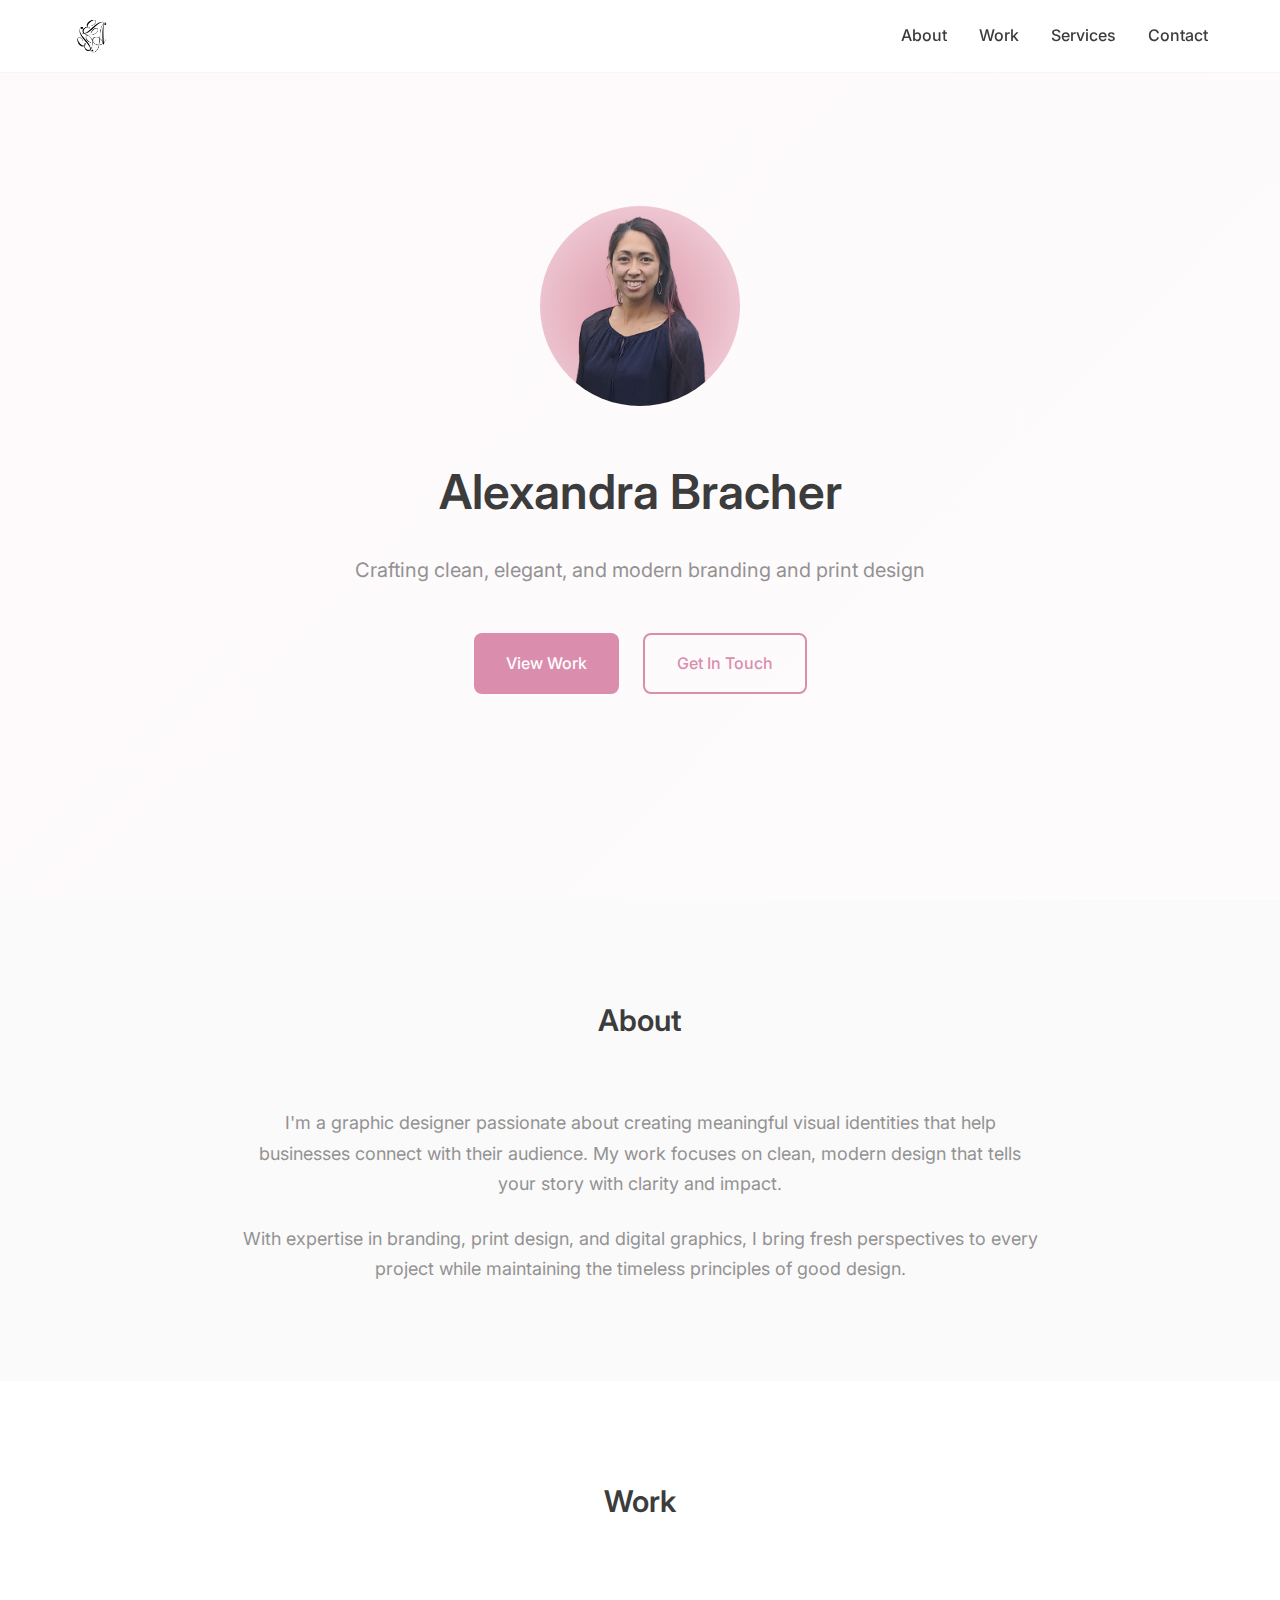
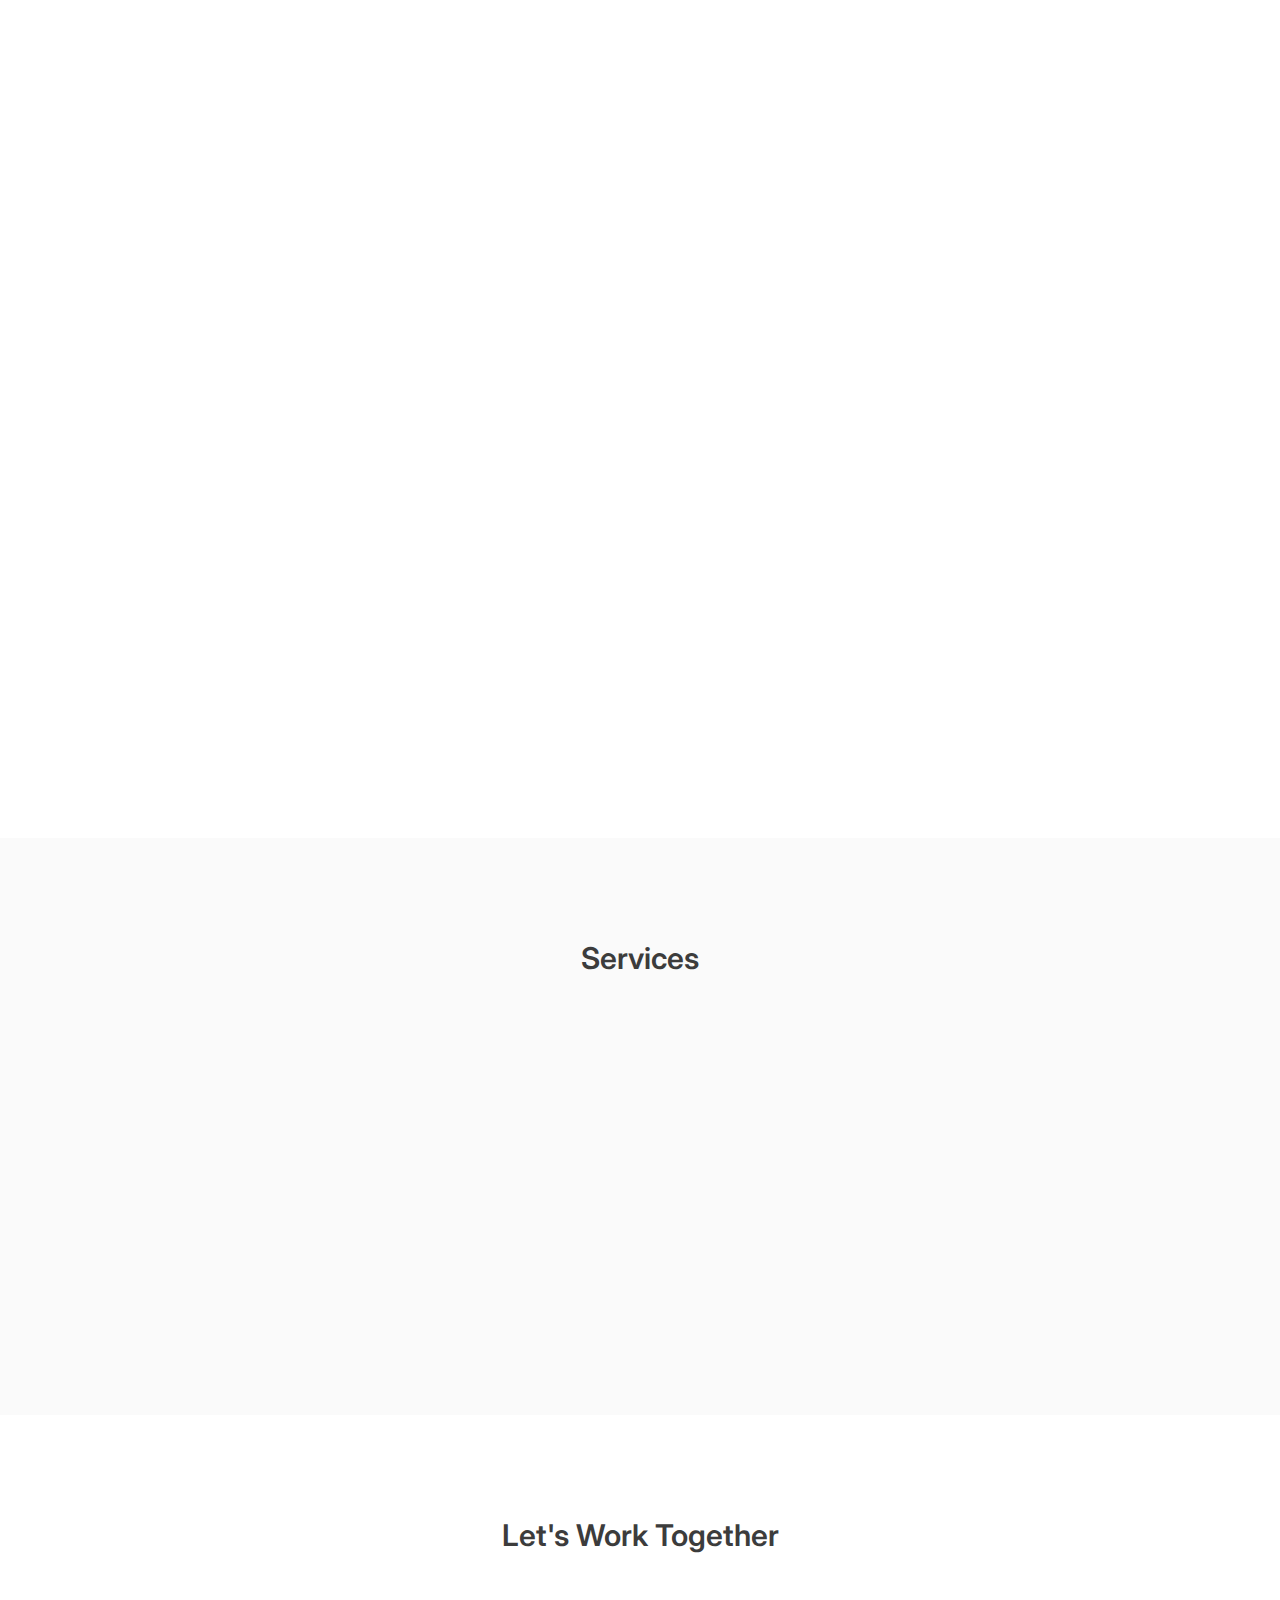
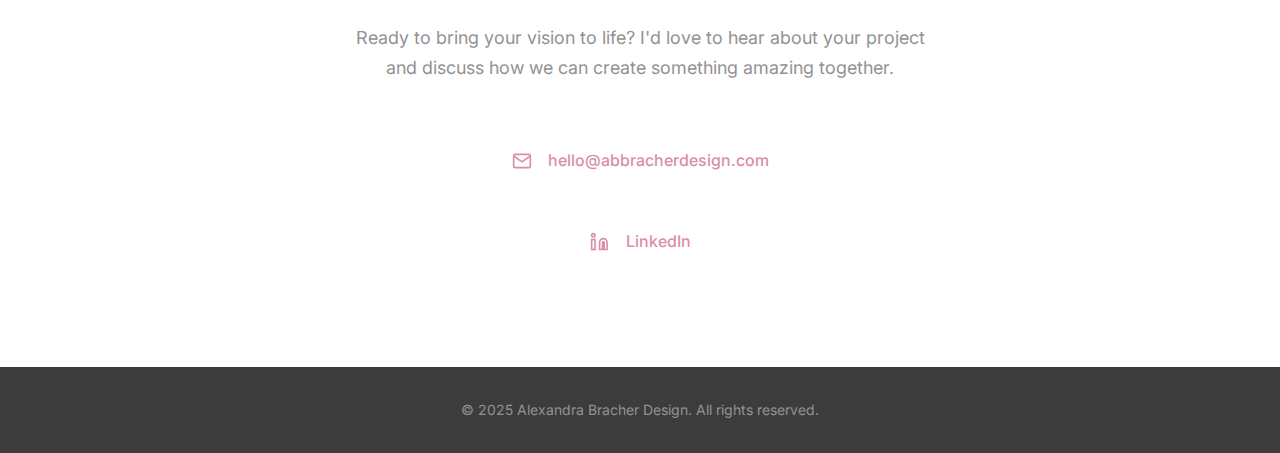
<file: index.html>
<!DOCTYPE html>
<html lang="en">
<head>
    <meta charset="UTF-8">
    <meta name="viewport" content="width=device-width, initial-scale=1.0">
    <title>Alexandra Bracher Design</title>
    <link rel="stylesheet" href="styles.css">
    <link rel="preconnect" href="https://fonts.googleapis.com">
    <link rel="preconnect" href="https://fonts.gstatic.com" crossorigin>
    <link href="https://fonts.googleapis.com/css2?family=Inter:wght@300;400;500;600&display=swap" rel="stylesheet">
</head>
<body>
    <header class="header">
        <nav class="nav">
            <div class="nav-brand">
                <a href="#home">
                    <img src="images/ABB-Monogram-250.png" alt="Alexandra Bracher Design" class="nav-logo">
                </a>
            </div>
            <ul class="nav-links">
                <li><a href="#about">About</a></li>
                <li><a href="#work">Work</a></li>
                <li><a href="#services">Services</a></li>
                <li><a href="#contact">Contact</a></li>
            </ul>
            <button class="nav-toggle" aria-label="Toggle menu">
                <span></span>
                <span></span>
                <span></span>
            </button>
        </nav>
    </header>

    <main>
        <section id="home" class="hero">
            <div class="hero-content">
                <div class="hero-image">
                    <img src="images/ABB LinkedIn Pic.jpg" alt="Alexandra Bracher" class="profile-image">
                </div>
                <h1 class="hero-title">Alexandra Bracher</h1>
                <p class="hero-subtitle">Crafting clean, elegant, and modern branding and print design</p>
                <div class="hero-cta">
                    <a href="#work" class="btn btn-primary">View Work</a>
                    <a href="#contact" class="btn btn-secondary">Get In Touch</a>
                </div>
            </div>
        </section>

        <section id="about" class="about">
            <div class="container">
                <h2>About</h2>
                <div class="about-content">
                    <p>I'm a graphic designer passionate about creating meaningful visual identities that help businesses connect with their audience. My work focuses on clean, modern design that tells your story with clarity and impact.</p>
                    <p>With expertise in branding, print design, and digital graphics, I bring fresh perspectives to every project while maintaining the timeless principles of good design.</p>
                </div>
            </div>
        </section>

        <section id="work" class="work">
            <div class="container">
                <h2>Work</h2>
                <div class="work-grid">
                    <a class="work-item" href="case-study.html?project=palate">
                        <div class="work-image">
                            <div class="image-placeholder" data-project="palate"></div>
                        </div>
                        <div class="work-info">
                            <h3>Palate Logo Design</h3>
                            <p>Branding & Identity</p>
                        </div>
                    </a>
                    
                    <a class="work-item" href="case-study.html?project=bar-kada">
                        <div class="work-image">
                            <img src="images/Bar-kada Business Card.jpg" alt="Bar-Kada Hospitality" class="work-image-img">
                        </div>
                        <div class="work-info">
                            <h3>Bar-Kada Hospitality</h3>
                            <p>Logo Design</p>
                        </div>
                    </a>
                    
                    <a class="work-item" href="case-study.html?project=revitalize">
                        <div class="work-image">
                            <img src="images/RIVS Visual Brand.jpg" alt="Revitalize IV Solutions" class="work-image-img">
                        </div>
                        <div class="work-info">
                            <h3>Revitalize IV Solutions</h3>
                            <p>Logo Design</p>
                        </div>
                    </a>
                    
                    <a class="work-item" href="case-study.html?project=food-fuel">
                        <div class="work-image">
                            <div class="image-placeholder" data-project="food-fuel"></div>
                        </div>
                        <div class="work-info">
                            <h3>Food For Fuel</h3>
                            <p>Logo Redesign</p>
                        </div>
                    </a>
                    
                    <a class="work-item" href="case-study.html?project=magazine">
                        <div class="work-image">
                            <div class="image-placeholder" data-project="magazine"></div>
                        </div>
                        <div class="work-info">
                            <h3>Magazine Samples</h3>
                            <p>Print Design</p>
                        </div>
                    </a>
                    
                    <a class="work-item" href="case-study.html?project=more">
                        <div class="work-image">
                            <img src="images/Just Peachy Quick Brand Set.jpg" alt="View More Work" class="work-image-img">
                        </div>
                        <div class="work-info">
                            <h3>View More Work</h3>
                            <p>Portfolio Collection</p>
                        </div>
                    </a>
                </div>
            </div>
        </section>

        <section id="services" class="services">
            <div class="container">
                <h2>Services</h2>
                <div class="services-grid">
                    <div class="service-item">
                        <div class="service-icon">
                            <svg width="24" height="24" viewBox="0 0 24 24" fill="none" xmlns="http://www.w3.org/2000/svg">
                                <path d="M12 2L2 7L12 12L22 7L12 2Z" stroke="currentColor" stroke-width="2" stroke-linejoin="round"/>
                                <path d="M2 17L12 22L22 17" stroke="currentColor" stroke-width="2" stroke-linejoin="round"/>
                                <path d="M2 12L12 17L22 12" stroke="currentColor" stroke-width="2" stroke-linejoin="round"/>
                            </svg>
                        </div>
                        <h3>Brand Identity</h3>
                        <p>Complete visual identity systems including logos, color palettes, and brand guidelines.</p>
                    </div>
                    
                    <div class="service-item">
                        <div class="service-icon">
                            <svg width="24" height="24" viewBox="0 0 24 24" fill="none" xmlns="http://www.w3.org/2000/svg">
                                <rect x="3" y="3" width="18" height="18" rx="2" stroke="currentColor" stroke-width="2"/>
                                <path d="M9 9H15V15H9V9Z" stroke="currentColor" stroke-width="2"/>
                            </svg>
                        </div>
                        <h3>Print Design</h3>
                        <p>Business cards, brochures, packaging, and other print materials that make an impact.</p>
                    </div>
                    
                    <div class="service-item">
                        <div class="service-icon">
                            <svg width="24" height="24" viewBox="0 0 24 24" fill="none" xmlns="http://www.w3.org/2000/svg">
                                <rect x="2" y="3" width="20" height="14" rx="2" stroke="currentColor" stroke-width="2"/>
                                <line x1="8" y1="21" x2="16" y2="21" stroke="currentColor" stroke-width="2"/>
                                <line x1="12" y1="17" x2="12" y2="21" stroke="currentColor" stroke-width="2"/>
                            </svg>
                        </div>
                        <h3>Digital Graphics</h3>
                        <p>Web graphics, social media assets, and digital marketing materials.</p>
                    </div>
                </div>
            </div>
        </section>

        <section id="contact" class="contact">
            <div class="container">
                <h2>Let's Work Together</h2>
                <div class="contact-content">
                    <p>Ready to bring your vision to life? I'd love to hear about your project and discuss how we can create something amazing together.</p>
                    
                    <div class="contact-links">
                        <a href="mailto:hello@abbracherdesign.com" class="contact-link">
                            <svg width="20" height="20" viewBox="0 0 24 24" fill="none" xmlns="http://www.w3.org/2000/svg">
                                <path d="M4 4H20C21.1 4 22 4.9 22 6V18C22 19.1 21.1 20 20 20H4C2.9 20 2 19.1 2 18V6C2 4.9 2.9 4 4 4Z" stroke="currentColor" stroke-width="2"/>
                                <polyline points="22,6 12,13 2,6" stroke="currentColor" stroke-width="2"/>
                            </svg>
                            hello@abbracherdesign.com
                        </a>
                        
                        <a href="https://linkedin.com/in/alexandra-bracher" target="_blank" class="contact-link">
                            <svg width="20" height="20" viewBox="0 0 24 24" fill="none" xmlns="http://www.w3.org/2000/svg">
                                <path d="M16 8C18.5 8 20.5 10 20.5 12.5V21H17V12.5C17 11.95 16.55 11.5 16 11.5C15.45 11.5 15 11.95 15 12.5V21H11.5V12.5C11.5 10 13.5 8 16 8Z" stroke="currentColor" stroke-width="2"/>
                                <rect x="2" y="9" width="4" height="12" stroke="currentColor" stroke-width="2"/>
                                <circle cx="4" cy="4" r="2" stroke="currentColor" stroke-width="2"/>
                            </svg>
                            LinkedIn
                        </a>
                    </div>
                </div>
            </div>
        </section>
    </main>

    <footer class="footer">
        <div class="container">
            <p>&copy; 2025 Alexandra Bracher Design. All rights reserved.</p>
        </div>
    </footer>
     <script src="script.js"></script>
</body>
</html>
</file>
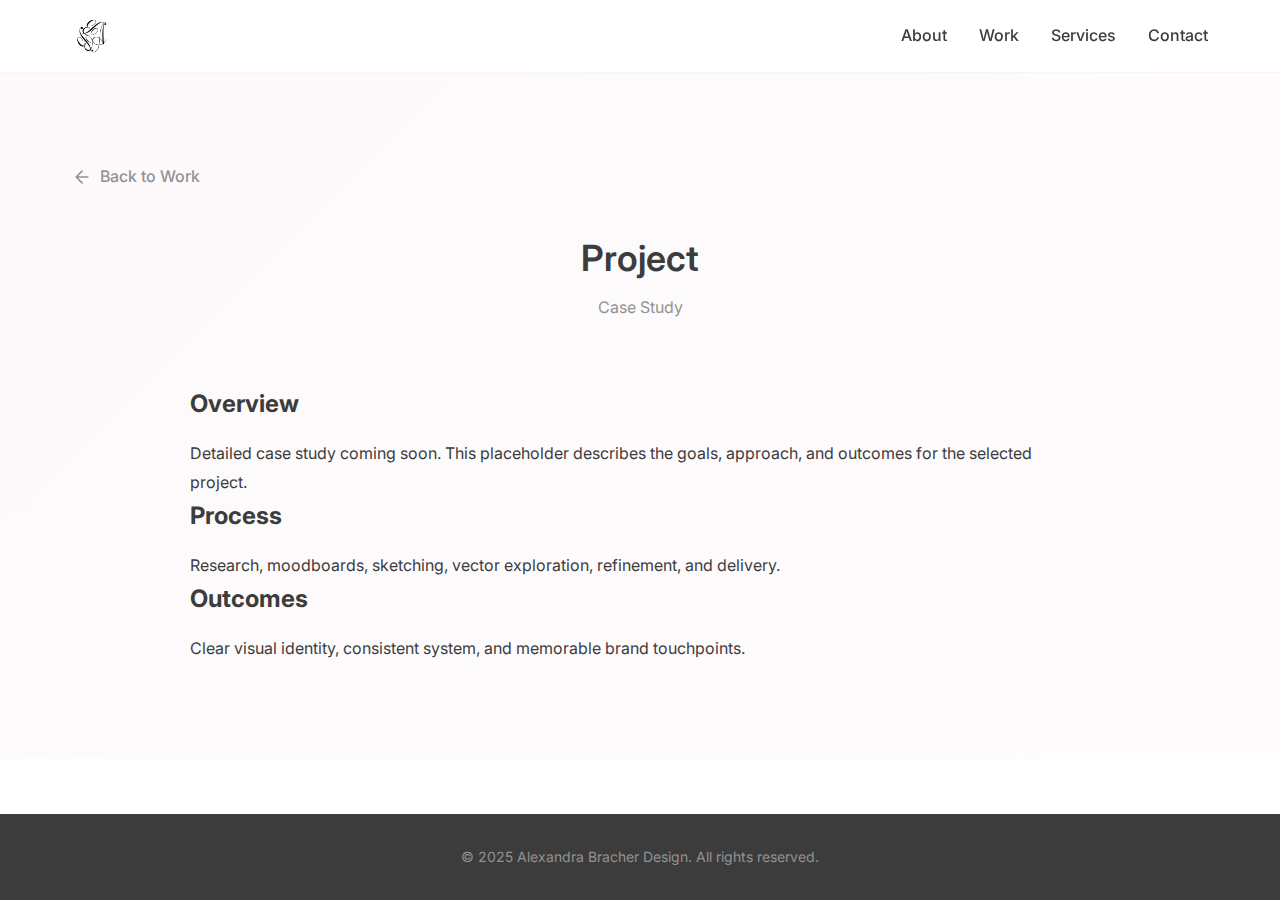
<file: case-study.html>
<!DOCTYPE html>
<html lang="en">
<head>
  <meta charset="UTF-8" />
  <meta name="viewport" content="width=device-width, initial-scale=1.0" />
  <title>Case Study • Alexandra Bracher Design</title>
  <link rel="stylesheet" href="styles.css" />
  <link rel="preconnect" href="https://fonts.googleapis.com">
  <link rel="preconnect" href="https://fonts.gstatic.com" crossorigin>
  <link href="https://fonts.googleapis.com/css2?family=Inter:wght@300;400;500;600&display=swap" rel="stylesheet">
  <meta name="description" content="Project case study for Alexandra Bracher Design" />
  <style>
    /* Prevent FOUC on dynamic areas */
    [data-case-root] { visibility: hidden; }
    body.case-ready [data-case-root] { visibility: visible; }
  </style>
  <script>
    // Mark body when DOM is ready to avoid FOUC once styles are applied
    document.addEventListener('DOMContentLoaded', function() {
      document.body.classList.add('case-ready');
    });
  </script>
  <script defer src="script.js"></script>
</head>
<body>
  <header class="header">
    <nav class="nav">
      <div class="nav-brand">
        <a href="index.html#home">
          <img src="images/ABB-Monogram-250.png" alt="Alexandra Bracher Design" class="nav-logo">
        </a>
      </div>
      <ul class="nav-links">
        <li><a href="index.html#about">About</a></li>
        <li><a href="index.html#work">Work</a></li>
        <li><a href="index.html#services">Services</a></li>
        <li><a href="index.html#contact">Contact</a></li>
      </ul>
      <button class="nav-toggle" aria-label="Toggle menu">
        <span></span>
        <span></span>
        <span></span>
      </button>
    </nav>
  </header>

  <main data-case-root>
    <section class="case-hero">
      <div class="container">
        <div class="case-back">
          <a href="index.html#work" class="back-button">
            <svg width="20" height="20" viewBox="0 0 24 24" fill="none" xmlns="http://www.w3.org/2000/svg">
              <path d="M19 12H5M12 19L5 12L12 5" stroke="currentColor" stroke-width="2" stroke-linecap="round" stroke-linejoin="round"/>
            </svg>
            Back to Work
          </a>
        </div>
        <div class="case-header">
          <h1 class="case-title" data-case-title>Project</h1>
          <p class="case-subtitle" data-case-subtitle>Case Study</p>
        </div>
        <div class="case-media">
          <img data-case-image src="" alt="" />
        </div>
        <div class="case-body" data-case-body>
          <!-- Filled by script.js -->
        </div>
      </div>
    </section>
  </main>

  <footer class="footer">
    <div class="container">
      <p>&copy; 2025 Alexandra Bracher Design. All rights reserved.</p>
    </div>
  </footer>
</body>
</html>
</file>
<file: styles.css>
:root {
  --color-primary: #DB8dad;
  --color-secondary: #F1BDE3;
  --color-neutral-light: #939292;
  --color-neutral-dark: #3C3C3C;
  --color-accent: #F632D3;
  --color-white: #ffffff;
  --color-black: #000000;
  --color-bg-light: #fafafa;
  
  --font-family: 'Inter', -apple-system, BlinkMacSystemFont, 'Segoe UI', Roboto, sans-serif;
  --font-size-xs: 0.75rem;
  --font-size-sm: 0.875rem;
  --font-size-base: 1rem;
  --font-size-lg: 1.125rem;
  --font-size-xl: 1.25rem;
  --font-size-2xl: 1.5rem;
  --font-size-3xl: 1.875rem;
  --font-size-4xl: 2.25rem;
  --font-size-5xl: 3rem;
  
  --spacing-xs: 0.25rem;
  --spacing-sm: 0.5rem;
  --spacing-md: 1rem;
  --spacing-lg: 1.5rem;
  --spacing-xl: 2rem;
  --spacing-2xl: 3rem;
  --spacing-3xl: 4rem;
  --spacing-4xl: 6rem;
  
  --border-radius: 8px;
  --border-radius-lg: 12px;
  --border-radius-full: 9999px;
  
  --shadow-sm: 0 1px 2px 0 rgb(0 0 0 / 0.05);
  --shadow-md: 0 4px 6px -1px rgb(0 0 0 / 0.1), 0 2px 4px -2px rgb(0 0 0 / 0.1);
  --shadow-lg: 0 10px 15px -3px rgb(0 0 0 / 0.1), 0 4px 6px -4px rgb(0 0 0 / 0.1);
  
  --transition: all 0.3s cubic-bezier(0.4, 0, 0.2, 1);
}

* {
  box-sizing: border-box;
  margin: 0;
  padding: 0;
}

html {
  scroll-behavior: smooth;
}

body {
  font-family: var(--font-family);
  font-size: var(--font-size-base);
  line-height: 1.6;
  color: var(--color-neutral-dark);
  background-color: var(--color-white);
  min-height: 100vh;
  display: flex;
  flex-direction: column;
}

main {
  flex: 1 0 auto;
}

.container {
  max-width: 1200px;
  margin: 0 auto;
  padding: 0 var(--spacing-md);
}

/* Header & Navigation */
.header {
  position: fixed;
  top: 0;
  left: 0;
  right: 0;
  background-color: rgba(255, 255, 255, 0.95);
  backdrop-filter: blur(10px);
  border-bottom: 1px solid rgba(219, 141, 173, 0.1);
  z-index: 1000;
  transition: var(--transition);
}

.nav {
  display: flex;
  align-items: center;
  justify-content: space-between;
  padding: var(--spacing-md) var(--spacing-xl);
  max-width: 1200px;
  margin: 0 auto;
}

.nav-brand a {
  text-decoration: none;
  transition: var(--transition);
  display: flex;
  align-items: center;
}

.nav-logo {
  height: 40px;
  width: auto;
  transition: var(--transition);
}

.nav-brand a:hover .nav-logo {
  transform: scale(1.05);
}

.nav-links {
  display: flex;
  list-style: none;
  gap: var(--spacing-xl);
}

.nav-links a {
  text-decoration: none;
  color: var(--color-neutral-dark);
  font-weight: 500;
  transition: var(--transition);
  position: relative;
}

.nav-links a:hover {
  color: var(--color-primary);
}

.nav-links a::after {
  content: '';
  position: absolute;
  bottom: -4px;
  left: 0;
  width: 0;
  height: 2px;
  background-color: var(--color-primary);
  transition: var(--transition);
}

.nav-links a:hover::after {
  width: 100%;
}

.nav-toggle {
  display: none;
  flex-direction: column;
  background: none;
  border: none;
  cursor: pointer;
  padding: var(--spacing-sm);
}

.nav-toggle span {
  width: 25px;
  height: 3px;
  background-color: var(--color-neutral-dark);
  margin: 2px 0;
  transition: var(--transition);
}

/* Hero Section */
.hero {
  min-height: 100vh;
  display: flex;
  align-items: center;
  justify-content: center;
  background: linear-gradient(135deg, rgba(219, 141, 173, 0.05) 0%, rgba(241, 189, 227, 0.05) 100%);
  padding: var(--spacing-4xl) var(--spacing-md);
  text-align: center;
}

.hero-content {
  max-width: 800px;
}

.hero-image {
  margin-bottom: var(--spacing-2xl);
}

.profile-image {
  width: 200px;
  height: 200px;
  border-radius: var(--border-radius-full);
  margin: 0 auto;
  display: block;
  object-fit: cover;
  object-position: center;
}

.hero-title {
  font-size: var(--font-size-5xl);
  font-weight: 600;
  color: var(--color-neutral-dark);
  margin-bottom: var(--spacing-lg);
}

.hero-subtitle {
  font-size: var(--font-size-xl);
  color: var(--color-neutral-light);
  margin-bottom: var(--spacing-2xl);
  line-height: 1.5;
}

.hero-cta {
  display: flex;
  gap: var(--spacing-lg);
  justify-content: center;
  flex-wrap: wrap;
}

/* Buttons */
.btn {
  display: inline-flex;
  align-items: center;
  justify-content: center;
  padding: var(--spacing-md) var(--spacing-xl);
  border-radius: var(--border-radius);
  text-decoration: none;
  font-weight: 500;
  transition: var(--transition);
  cursor: pointer;
  border: none;
  font-size: var(--font-size-base);
}

.btn-primary {
  background-color: var(--color-primary);
  color: var(--color-white);
}

.btn-primary:hover {
  background-color: var(--color-accent);
  transform: translateY(-2px);
  box-shadow: var(--shadow-md);
}

.btn-secondary {
  background-color: transparent;
  color: var(--color-primary);
  border: 2px solid var(--color-primary);
}

.btn-secondary:hover {
  background-color: var(--color-primary);
  color: var(--color-white);
  transform: translateY(-2px);
  box-shadow: var(--shadow-md);
}

/* Sections */
section {
  padding: var(--spacing-4xl) 0;
}

section h2 {
  font-size: var(--font-size-3xl);
  font-weight: 600;
  text-align: center;
  margin-bottom: var(--spacing-3xl);
  color: var(--color-neutral-dark);
}

/* About Section */
.about {
  background-color: var(--color-bg-light);
}

.about-content {
  max-width: 800px;
  margin: 0 auto;
  text-align: center;
}

.about-content p {
  font-size: var(--font-size-lg);
  line-height: 1.7;
  color: var(--color-neutral-light);
  margin-bottom: var(--spacing-lg);
}

.about-content p:last-child {
  margin-bottom: 0;
}

/* Work Section */
.work-grid {
  display: grid;
  grid-template-columns: repeat(auto-fit, minmax(300px, 1fr));
  gap: var(--spacing-xl);
}

.work-item {
  background-color: var(--color-white);
  border-radius: var(--border-radius-lg);
  overflow: hidden;
  box-shadow: var(--shadow-sm);
  transition: var(--transition);
}

.work-item:hover {
  transform: translateY(-8px);
  box-shadow: var(--shadow-lg);
}

.work-image {
  height: 250px;
  overflow: hidden;
}

.work-image-img {
  width: 100%;
  height: 100%;
  object-fit: cover;
  object-position: center;
  display: block;
}

.image-placeholder {
  width: 100%;
  height: 100%;
  background: linear-gradient(135deg, var(--color-secondary), var(--color-primary));
  display: flex;
  align-items: center;
  justify-content: center;
  color: var(--color-white);
  font-size: var(--font-size-lg);
  font-weight: 500;
  position: relative;
}

.image-placeholder[data-project="palate"]::after {
  content: 'Palate Logo';
}

.image-placeholder[data-project="food-fuel"]::after {
  content: 'Food For Fuel';
}

.image-placeholder[data-project="magazine"]::after {
  content: 'Magazine';
}

.work-info {
  padding: var(--spacing-lg);
}

.work-info h3 {
  font-size: var(--font-size-xl);
  font-weight: 600;
  color: var(--color-neutral-dark);
  margin-bottom: var(--spacing-sm);
}

.work-info p {
  color: var(--color-neutral-light);
  font-size: var(--font-size-sm);
}

/* Services Section */
.services {
  background-color: var(--color-bg-light);
}

.services-grid {
  display: grid;
  grid-template-columns: repeat(auto-fit, minmax(280px, 1fr));
  gap: var(--spacing-xl);
}

.service-item {
  text-align: center;
  padding: var(--spacing-xl);
  background-color: var(--color-white);
  border-radius: var(--border-radius-lg);
  box-shadow: var(--shadow-sm);
  transition: var(--transition);
}

.service-item:hover {
  transform: translateY(-4px);
  box-shadow: var(--shadow-md);
}

.service-icon {
  width: 60px;
  height: 60px;
  margin: 0 auto var(--spacing-lg);
  background: linear-gradient(135deg, var(--color-primary), var(--color-accent));
  border-radius: var(--border-radius);
  display: flex;
  align-items: center;
  justify-content: center;
  color: var(--color-white);
}

.service-item h3 {
  font-size: var(--font-size-xl);
  font-weight: 600;
  color: var(--color-neutral-dark);
  margin-bottom: var(--spacing-md);
}

.service-item p {
  color: var(--color-neutral-light);
  line-height: 1.6;
}

/* Contact Section */
.contact {
  text-align: center;
}

.contact-content {
  max-width: 600px;
  margin: 0 auto;
}

.contact-content > p {
  font-size: var(--font-size-lg);
  color: var(--color-neutral-light);
  margin-bottom: var(--spacing-2xl);
  line-height: 1.7;
}

.contact-links {
  display: flex;
  flex-direction: column;
  gap: var(--spacing-lg);
  align-items: center;
}

.contact-link {
  display: inline-flex;
  align-items: center;
  gap: var(--spacing-md);
  color: var(--color-primary);
  text-decoration: none;
  font-weight: 500;
  padding: var(--spacing-md) var(--spacing-lg);
  border-radius: var(--border-radius);
  transition: var(--transition);
}

.contact-link:hover {
  background-color: rgba(219, 141, 173, 0.1);
  transform: translateY(-2px);
}

/* Footer */
.footer {
  background-color: var(--color-neutral-dark);
  color: var(--color-neutral-light);
  text-align: center;
  padding: var(--spacing-xl) 0;
}

.footer p {
  font-size: var(--font-size-sm);
}

/* Case Study Page */
.case-hero {
  padding-top: calc(var(--spacing-4xl) + 60px);
  background: linear-gradient(135deg, rgba(219, 141, 173, 0.05) 0%, rgba(241, 189, 227, 0.05) 100%);
}

.case-back {
  margin-bottom: var(--spacing-xl);
}

.back-button {
  display: inline-flex;
  align-items: center;
  gap: var(--spacing-sm);
  color: var(--color-neutral-light);
  text-decoration: none;
  font-weight: 500;
  transition: var(--transition);
  padding: var(--spacing-sm) var(--spacing-md);
  border-radius: var(--border-radius);
}

.back-button:hover {
  color: var(--color-primary);
  background-color: rgba(219, 141, 173, 0.1);
  transform: translateX(-4px);
}

.case-header {
  max-width: 900px;
  margin: 0 auto;
  text-align: center;
}

.case-title {
  font-size: var(--font-size-4xl);
  font-weight: 600;
  color: var(--color-neutral-dark);
  margin-bottom: var(--spacing-sm);
}

.case-subtitle {
  color: var(--color-neutral-light);
}

.case-media {
  max-width: 1000px;
  margin: var(--spacing-3xl) auto 0;
}

.case-media img {
  width: 100%;
  height: auto;
  border-radius: var(--border-radius-lg);
  box-shadow: var(--shadow-lg);
}

.case-body {
  max-width: 900px;
  margin: var(--spacing-3xl) auto 0;
}

.case-body h3 {
  font-size: var(--font-size-2xl);
  margin-bottom: var(--spacing-md);
}

.case-body p {
  color: var(--color-neutral-dark);
  line-height: 1.8;
}

/* Responsive Design */
@media (max-width: 768px) {
  .nav-logo {
    height: 32px;
  }
  
  .nav-links {
    display: none;
    position: absolute;
    top: 100%;
    left: 0;
    right: 0;
    background-color: var(--color-white);
    flex-direction: column;
    padding: var(--spacing-lg);
    box-shadow: var(--shadow-lg);
    border-radius: 0 0 var(--border-radius-lg) var(--border-radius-lg);
  }
  
  .nav-links.active {
    display: flex;
  }
  
  .nav-toggle {
    display: flex;
  }
  
  .nav-toggle.active span:nth-child(1) {
    transform: rotate(45deg) translate(5px, 5px);
  }
  
  .nav-toggle.active span:nth-child(2) {
    opacity: 0;
  }
  
  .nav-toggle.active span:nth-child(3) {
    transform: rotate(-45deg) translate(7px, -6px);
  }
  
  .hero {
    padding: var(--spacing-3xl) var(--spacing-md);
    min-height: 90vh;
  }
  
  .hero-title {
    font-size: var(--font-size-4xl);
  }
  
  .hero-subtitle {
    font-size: var(--font-size-lg);
  }
  
  .profile-image {
    width: 150px;
    height: 150px;
  }
  
  .hero-cta {
    flex-direction: column;
    align-items: center;
  }
  
  .btn {
    width: 100%;
    max-width: 200px;
  }
  
  section {
    padding: var(--spacing-3xl) 0;
  }
  
  section h2 {
    font-size: var(--font-size-2xl);
    margin-bottom: var(--spacing-2xl);
  }
  
  .work-grid {
    grid-template-columns: 1fr;
    gap: var(--spacing-lg);
  }
  
  .services-grid {
    grid-template-columns: 1fr;
    gap: var(--spacing-lg);
  }
  
  .contact-links {
    flex-direction: column;
  }
}

@media (max-width: 480px) {
  .nav-logo {
    height: 28px;
  }
  
  .nav {
    padding: var(--spacing-md);
  }
  
  .container {
    padding: 0 var(--spacing-sm);
  }
  
  .hero {
    padding: var(--spacing-2xl) var(--spacing-sm);
  }
  
  .hero-title {
    font-size: var(--font-size-3xl);
  }
  
  .profile-image {
    width: 120px;
    height: 120px;
  }
}
</file>
